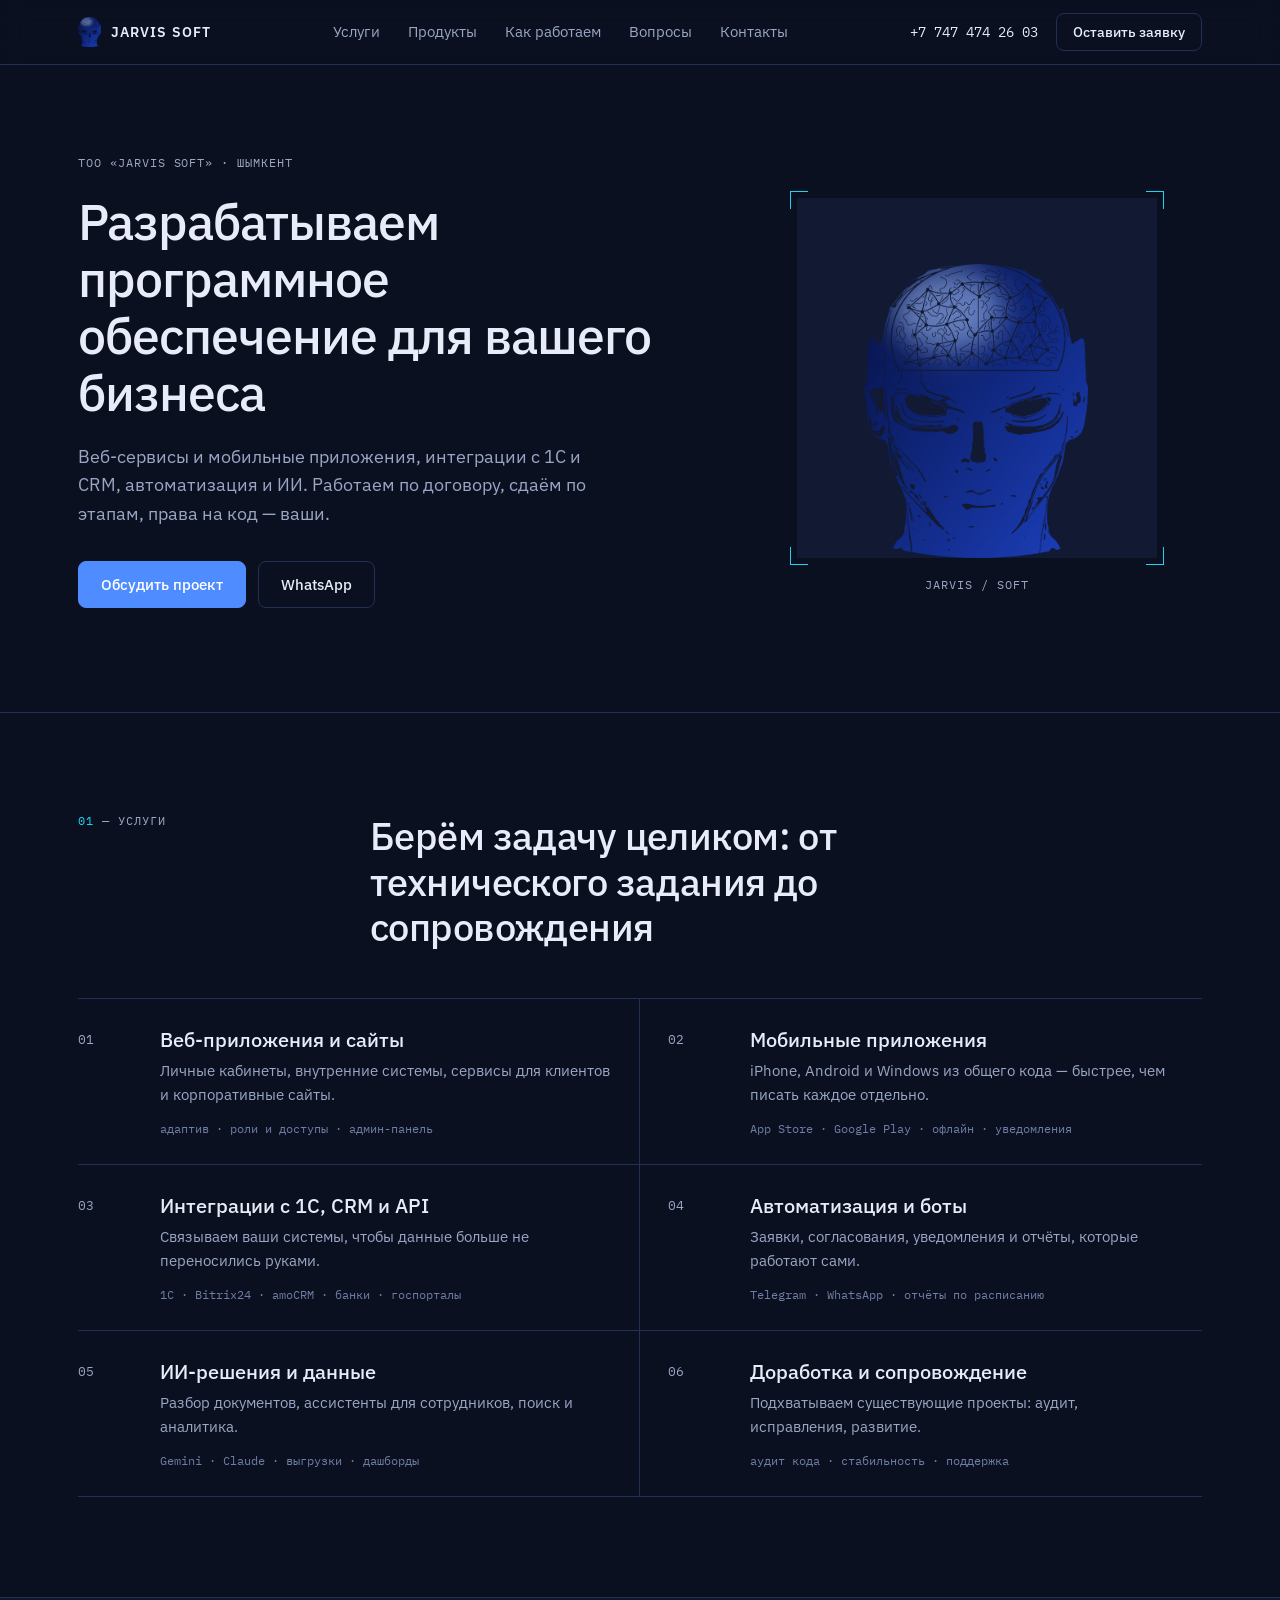
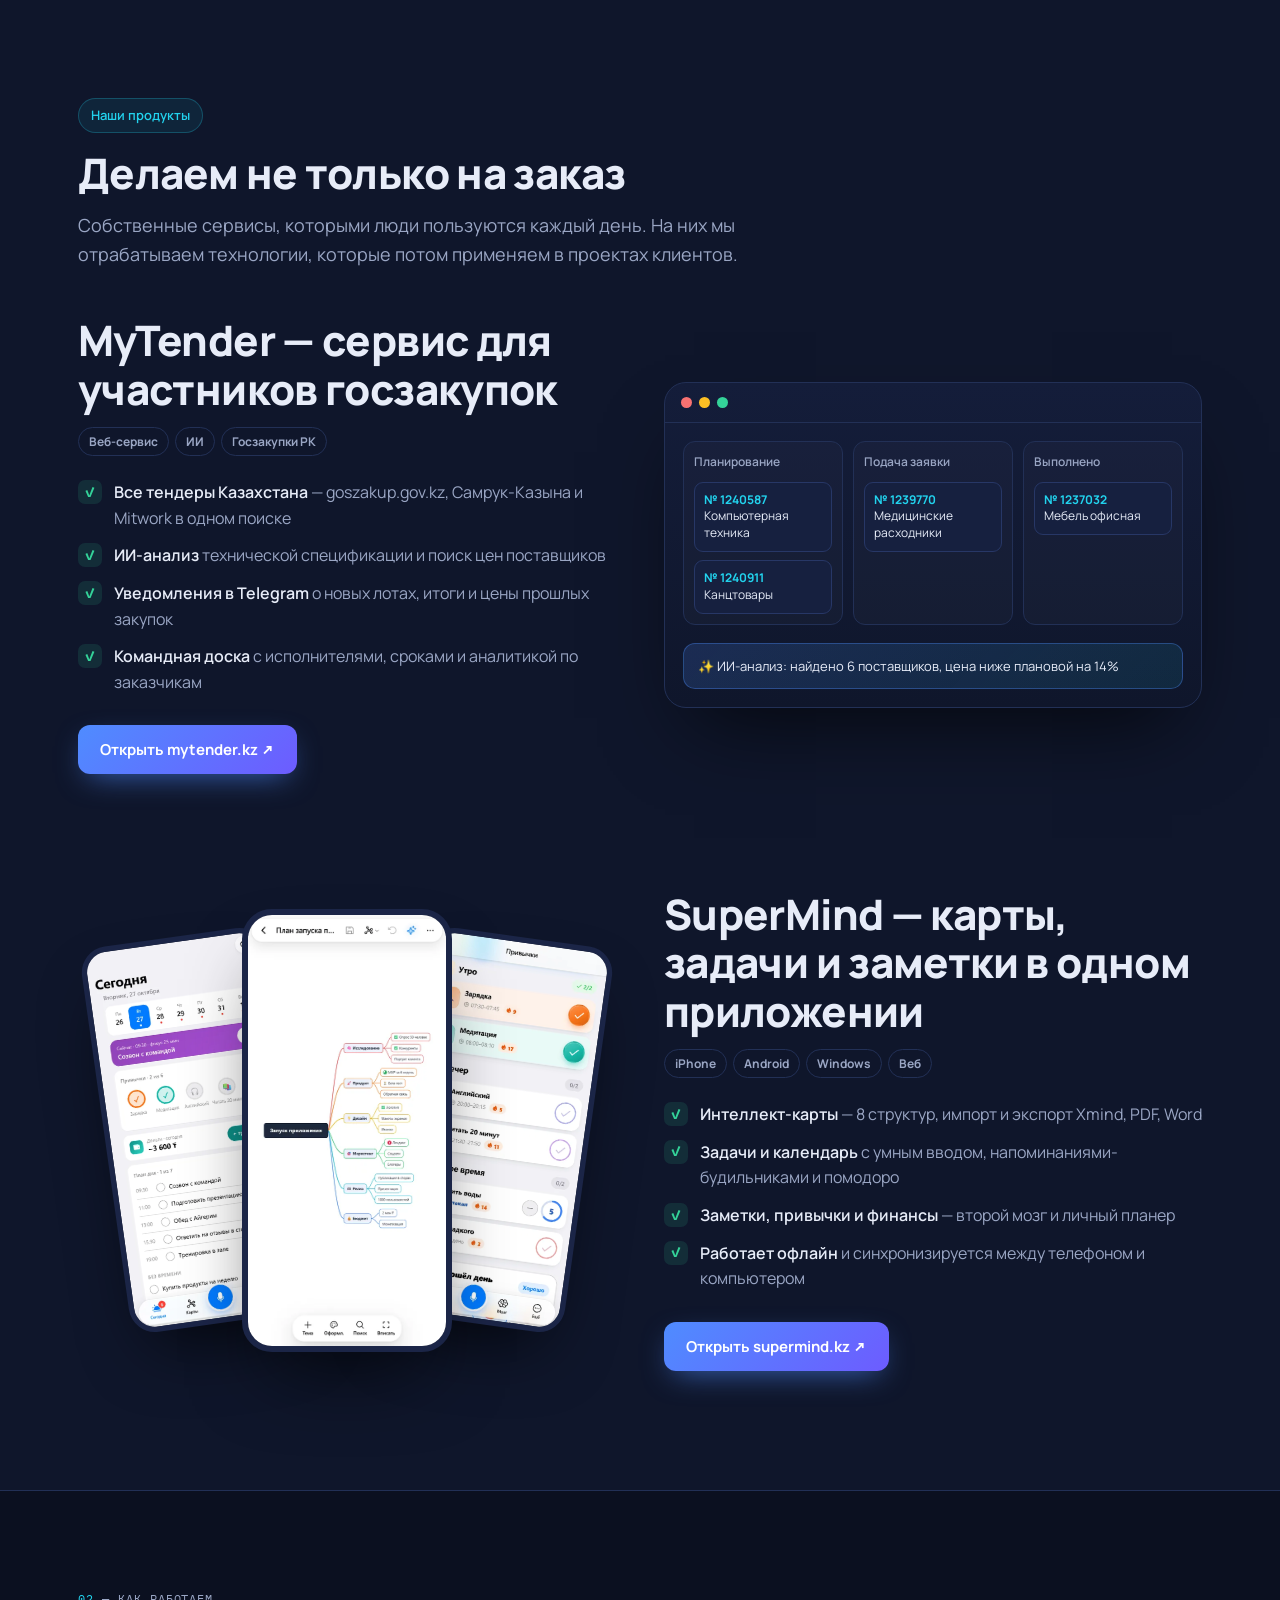
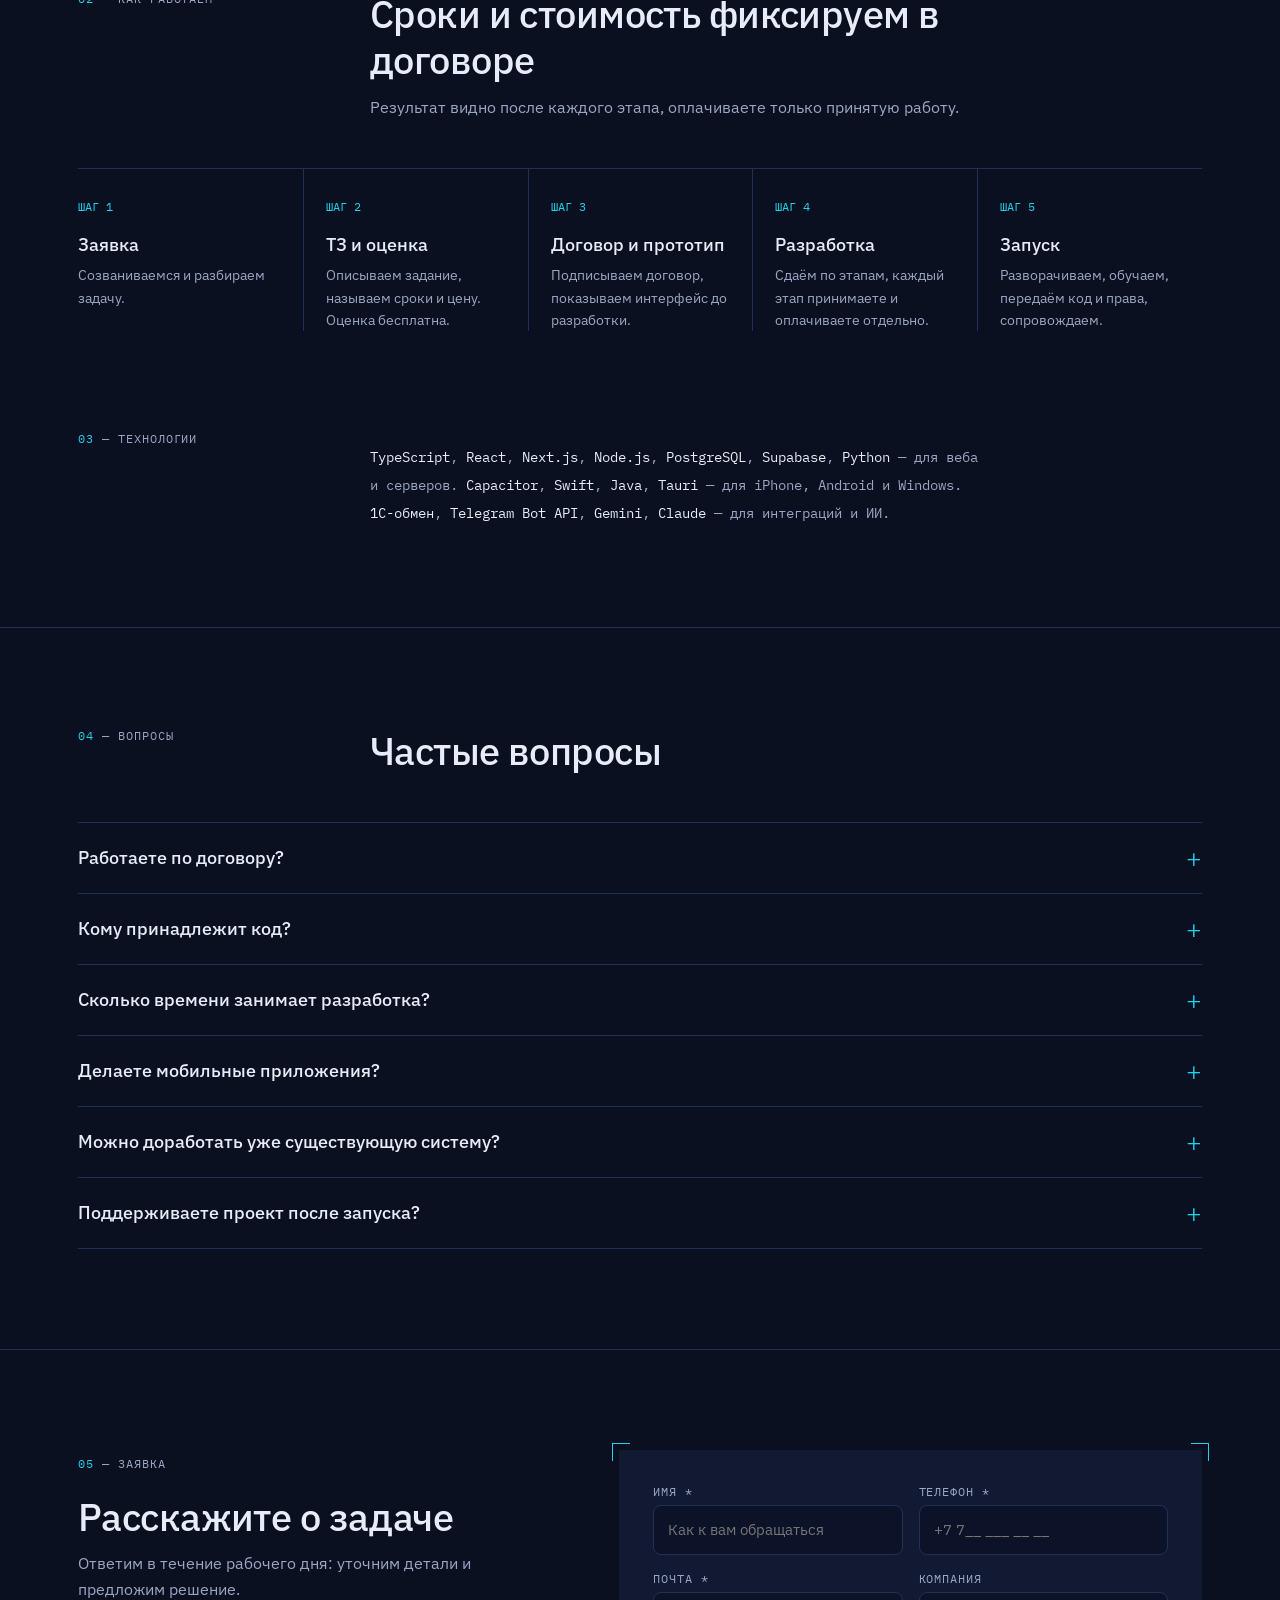
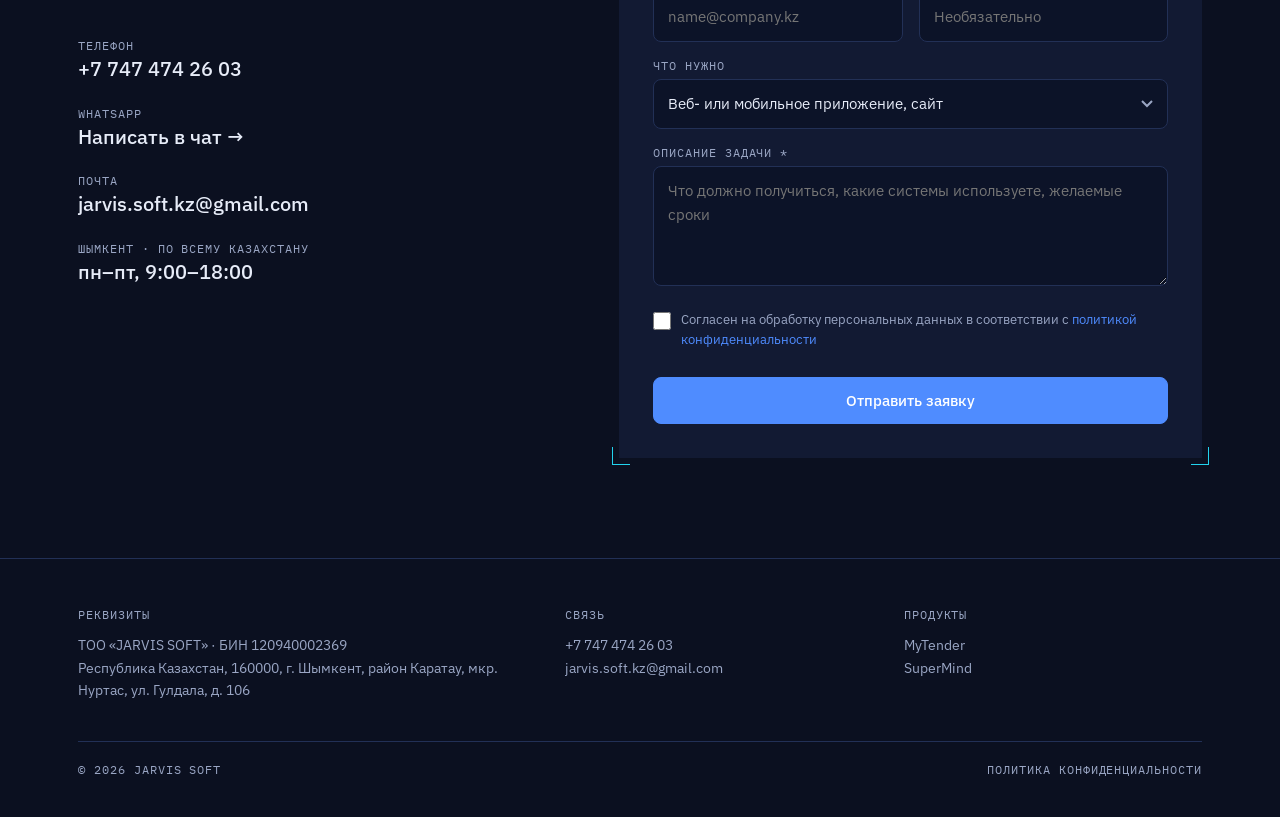
<file: index.html>
<!doctype html>
<html lang="ru">
<head>
<meta charset="utf-8">
<meta name="viewport" content="width=device-width, initial-scale=1">
<title>JARVIS SOFT — разработка программного обеспечения на заказ</title>
<meta name="description" content="ТОО «JARVIS SOFT», Шымкент: разработка веб-сервисов и мобильных приложений, интеграции с 1С и CRM, автоматизация процессов и ИИ-решения. Договор, поэтапная приёмка, передача прав на код.">
<meta property="og:title" content="JARVIS SOFT — разработка ПО на заказ">
<meta property="og:description" content="Веб-сервисы, мобильные приложения, интеграции, автоматизация и ИИ для бизнеса в Казахстане.">
<meta property="og:type" content="website">
<meta property="og:url" content="https://jarvissoft.kz/">
<meta property="og:image" content="https://jarvissoft.kz/og.png">
<meta property="og:image:width" content="1200">
<meta property="og:image:height" content="630">
<meta name="twitter:card" content="summary_large_image">
<link rel="canonical" href="https://jarvissoft.kz/">
<meta property="og:locale" content="ru_RU">
<meta name="theme-color" content="#0b1020">
<link rel="icon" href="favicon.png" type="image/png">
<link rel="apple-touch-icon" href="apple-touch-icon.png">
<link rel="preconnect" href="https://fonts.googleapis.com">
<link rel="preconnect" href="https://fonts.gstatic.com" crossorigin>
<link href="https://fonts.googleapis.com/css2?family=IBM+Plex+Sans:wght@300;400;500;600&family=IBM+Plex+Mono:wght@400;500&family=Manrope:wght@400;600;700;800&display=swap" rel="stylesheet">
<style>
:root{
  --bg:#0b1020; --bg2:#0f162b; --card:#121a33; --line:#223056; --text:#e7ecf8; --muted:#9aa6c4;
  --accent:#4f8cff; --accent2:#22d3ee; --ok:#34d399; --radius:18px;
  --sans:"IBM Plex Sans",system-ui,-apple-system,"Segoe UI",Roboto,sans-serif; --mono:"IBM Plex Mono",ui-monospace,Consolas,monospace;
}
*{box-sizing:border-box;margin:0;padding:0}
html{scroll-behavior:smooth;scroll-padding-top:72px}
body{background:var(--bg);color:var(--text);font:16px/1.6 var(--sans);-webkit-font-smoothing:antialiased;overflow-x:hidden}
a{color:inherit;text-decoration:none}
img,svg{display:block}
.wrap{max-width:1180px;margin:0 auto;padding:0 28px}
.label{font:400 12px var(--mono);letter-spacing:.08em;text-transform:uppercase;color:var(--muted)}
.label b{color:var(--accent2);font-weight:400}
.btn{display:inline-flex;align-items:center;gap:8px;padding:13px 22px;border-radius:8px;font:500 15px var(--sans);border:1px solid var(--line);cursor:pointer;transition:background .2s,border-color .2s;color:var(--text);background:none}
.btn:hover{border-color:var(--accent)}
.btn-primary{background:var(--accent);border-color:var(--accent);color:#fff}
.btn-primary:hover{background:#3d7af0}

/* уголки — фирменный мотив */
.corners{position:relative}
.corners>i{position:absolute;width:18px;height:18px;border:1.5px solid var(--accent2);pointer-events:none}
.corners>i:nth-of-type(1){top:-7px;left:-7px;border-right:0;border-bottom:0}
.corners>i:nth-of-type(2){top:-7px;right:-7px;border-left:0;border-bottom:0}
.corners>i:nth-of-type(3){bottom:-7px;left:-7px;border-right:0;border-top:0}
.corners>i:nth-of-type(4){bottom:-7px;right:-7px;border-left:0;border-top:0}

/* шапка */
header{position:sticky;top:0;z-index:50;background:rgba(11,16,32,.88);backdrop-filter:blur(12px);border-bottom:1px solid var(--line)}
.nav{display:flex;align-items:center;justify-content:space-between;height:64px;gap:24px}
.logo{display:flex;align-items:center;gap:10px;font-weight:600;letter-spacing:.08em;font-size:14px}
.logo img{height:30px;width:auto}
.menu{display:flex;gap:28px;font-size:15px;color:var(--muted)}
.menu a:hover{color:var(--text)}
.nav-right{display:flex;align-items:center;gap:18px}
.nav-phone{font:400 14px var(--mono);white-space:nowrap}
.nav .btn{padding:9px 16px;font-size:14px}
.burger{display:none;background:none;border:0;color:var(--text);cursor:pointer;padding:6px}

/* первый экран */
.hero{padding:84px 0 104px}
.hero-grid{display:grid;grid-template-columns:1.15fr .85fr;gap:64px;align-items:center}
.hero h1{font:500 clamp(32px,4vw,50px)/1.14 var(--sans);letter-spacing:-.02em;margin:18px 0 22px}
.hero p{color:var(--muted);font-size:18px;max-width:540px}
.hero .cta{display:flex;flex-wrap:wrap;gap:12px;margin-top:32px}
.frame{justify-self:center;width:min(360px,100%);aspect-ratio:1;background:var(--card);display:grid;place-items:end center}
.frame img{width:62%;height:auto}
.frame small{position:absolute;left:0;right:0;bottom:-34px;text-align:center}

/* разделы */
section{padding:100px 0}
.sec-top{display:grid;grid-template-columns:260px 1fr;gap:32px;margin-bottom:48px;align-items:start}
.sec-top h2{font:500 clamp(26px,3vw,38px)/1.2 var(--sans);letter-spacing:-.015em;max-width:680px}
.sec-top p{color:var(--muted);margin-top:12px;max-width:620px}
.line-top{border-top:1px solid var(--line)}

/* услуги */
.svc{display:grid;grid-template-columns:1fr 1fr;border-top:1px solid var(--line)}
.svc-item{display:grid;grid-template-columns:64px 1fr;gap:6px 18px;padding:28px 28px 28px 0;border-bottom:1px solid var(--line)}
.svc-item:nth-child(odd){border-right:1px solid var(--line)}
.svc-item:nth-child(even){padding-left:28px}
.svc-item .n{font:400 13px var(--mono);color:var(--muted);padding-top:4px;transition:color .2s}
.svc-item h3{font:500 20px/1.3 var(--sans);transition:color .2s}
.svc-item p{grid-column:2;color:var(--muted);font-size:15px}
.svc-item .t{grid-column:2;margin-top:8px;font:400 12px var(--mono);color:#6f7ea6}
.svc-item:hover h3,.svc-item:hover .n{color:var(--accent2)}

/* продукты — как было */
.products-band{border-top:1px solid var(--line);border-bottom:1px solid var(--line);background:var(--bg2);font-family:Manrope,var(--sans)}
.products-band .eyebrow{display:inline-flex;align-items:center;gap:8px;font-size:13px;font-weight:600;color:var(--accent2);background:rgba(34,211,238,.08);border:1px solid rgba(34,211,238,.25);padding:6px 12px;border-radius:999px}
.products-band h2{font-family:Manrope,var(--sans);font-weight:800;font-size:clamp(28px,3.6vw,42px);line-height:1.15;letter-spacing:-.015em}
.products-band .lead{color:var(--muted);font-size:18px}
.products-band .sec-head{max-width:720px;margin-bottom:48px}
.products-band .sec-head p{margin-top:14px}
.products-band .btn-grad{display:inline-flex;align-items:center;gap:8px;padding:14px 22px;border-radius:12px;font:700 15px Manrope,var(--sans);color:#fff;background:linear-gradient(135deg,var(--accent),#6d5cff);box-shadow:0 10px 30px -10px rgba(79,140,255,.7);transition:transform .15s}
.products-band .btn-grad:hover{transform:translateY(-1px)}
.products{display:grid;gap:96px}
.product{display:grid;grid-template-columns:1fr 1fr;gap:48px;align-items:center}
.product.rev>:first-child{order:2}
.checks{list-style:none;display:grid;gap:12px;margin:24px 0 30px}
.checks li{display:flex;gap:12px;color:var(--muted)}
.checks li:before{content:"✓";flex:none;width:24px;height:24px;border-radius:7px;display:grid;place-items:center;font-size:13px;font-weight:800;color:var(--ok);background:rgba(52,211,153,.12)}
.checks b{color:var(--text);font-weight:600}
.tag{display:inline-block;font-size:12px;font-weight:700;color:var(--muted);border:1px solid var(--line);border-radius:999px;padding:4px 10px;margin:14px 6px 0 0}
.mock{background:linear-gradient(180deg,#141d3a,#0f162b);border:1px solid var(--line);border-radius:22px;box-shadow:0 40px 80px -30px rgba(0,0,0,.7);overflow:hidden}
.mock-bar{display:flex;gap:7px;padding:14px 16px;border-bottom:1px solid var(--line)}
.mock-bar i{width:11px;height:11px;border-radius:50%;background:#2a3863}
.mock-bar i:first-child{background:#f87171}.mock-bar i:nth-child(2){background:#fbbf24}.mock-bar i:nth-child(3){background:#34d399}
.board{display:grid;grid-template-columns:repeat(3,1fr);gap:10px;padding:18px}
.col{background:rgba(255,255,255,.02);border:1px solid var(--line);border-radius:12px;padding:10px;display:grid;gap:8px;align-content:start}
.col h4{font-size:12px;color:var(--muted);font-weight:600;margin-bottom:2px}
.lot{background:#16203f;border:1px solid #273766;border-radius:9px;padding:9px;font-size:12px;line-height:1.4}
.lot b{display:block;font-size:12px;color:var(--accent2)}
.ai{margin:0 18px 18px;padding:12px 14px;border-radius:12px;background:linear-gradient(135deg,rgba(79,140,255,.18),rgba(34,211,238,.1));border:1px solid rgba(79,140,255,.35);font-size:13px}
.phones{position:relative;height:520px;display:flex;justify-content:center;align-items:center}
.phones img{position:absolute;width:210px;height:auto;border-radius:30px;border:6px solid #1b2547;box-shadow:0 40px 80px -30px rgba(0,0,0,.8);background:#fff}
.phones img:nth-child(1){transform:translateX(-150px) rotate(-8deg) scale(.88)}
.phones img:nth-child(2){z-index:2}
.phones img:nth-child(3){transform:translateX(150px) rotate(8deg) scale(.88)}

/* как работаем */
.steps{display:grid;grid-template-columns:repeat(5,1fr);border-top:1px solid var(--line)}
.step{padding:24px 22px 0 0}
.step+.step{padding-left:22px;border-left:1px solid var(--line)}
.step .n{font:400 12px var(--mono);color:var(--accent2)}
.step h3{font:500 18px/1.3 var(--sans);margin:14px 0 8px}
.step p{color:var(--muted);font-size:14px}

/* технологии */
.stack{font:400 14px/2 var(--mono);color:var(--muted);max-width:820px}
.stack span{color:var(--text)}

/* вопросы */
.faq{border-top:1px solid var(--line)}
details{border-bottom:1px solid var(--line)}
summary{list-style:none;cursor:pointer;display:grid;grid-template-columns:1fr 24px;gap:20px;padding:22px 0;font:500 18px/1.4 var(--sans)}
summary::-webkit-details-marker{display:none}
summary:after{content:"+";font:300 26px/1 var(--sans);color:var(--accent2);text-align:right}
details[open] summary:after{content:"−"}
details p{padding:0 44px 24px 0;max-width:800px;color:var(--muted)}

/* заявка */
.order{display:grid;grid-template-columns:.9fr 1.1fr;gap:64px;align-items:start}
.order h2{font:500 clamp(26px,3vw,38px)/1.2 var(--sans);letter-spacing:-.015em;margin-top:18px}
.order .intro{color:var(--muted);margin-top:12px}
.reach{display:grid;gap:22px;margin-top:36px}
.reach small{display:block;margin-bottom:2px}
.reach b{font:500 20px var(--sans)}
.reach a:hover b{color:var(--accent2)}
.form{background:var(--card);padding:34px}
.row{display:grid;grid-template-columns:1fr 1fr;gap:16px}
label{display:block;margin-bottom:16px}
label>span{display:block;margin-bottom:6px}
input,select,textarea{width:100%;background:#0c1328;border:1px solid var(--line);color:var(--text);border-radius:8px;padding:12px 14px;font:inherit;font-size:15px;transition:border-color .2s}
input:focus,select:focus,textarea:focus{outline:none;border-color:var(--accent)}
textarea{min-height:120px;resize:vertical}
select{appearance:none;background-image:url("data:image/svg+xml,%3Csvg xmlns='http://www.w3.org/2000/svg' width='12' height='8' fill='none'%3E%3Cpath d='M1 1l5 5 5-5' stroke='%239aa6c4' stroke-width='2'/%3E%3C/svg%3E");background-repeat:no-repeat;background-position:right 14px center;padding-right:38px}
.consent{display:flex;gap:10px;align-items:flex-start;font-size:13px;color:var(--muted);margin:4px 0 20px}
.consent input{width:18px;height:18px;flex:none;margin-top:2px;accent-color:var(--accent)}
.consent a{color:var(--accent)}
.hp{position:absolute;left:-9999px;width:1px;height:1px;overflow:hidden}
#submit{width:100%;justify-content:center}
.msg{display:none;margin-top:16px;padding:14px 16px;border-radius:8px;font-size:14px}
.msg.ok{display:block;background:rgba(52,211,153,.1);border:1px solid rgba(52,211,153,.4);color:#a7f3d0}
.msg.err{display:block;background:rgba(248,113,113,.1);border:1px solid rgba(248,113,113,.4);color:#fecaca}
.msg a{text-decoration:underline;font-weight:600}

/* подвал */
footer{border-top:1px solid var(--line);padding:48px 0 40px;font-size:14px;color:var(--muted)}
.foot{display:grid;grid-template-columns:1.5fr 1fr 1fr;gap:40px}
.foot .label{display:block;margin-bottom:12px}
.foot a:hover{color:var(--text)}
.foot-bottom{display:flex;justify-content:space-between;gap:20px;margin-top:40px;padding-top:20px;border-top:1px solid var(--line)}

.reveal{opacity:0;transform:translateY(14px);transition:opacity .6s,transform .6s}
.reveal.in{opacity:1;transform:none}
@media (prefers-reduced-motion:reduce){.reveal{opacity:1;transform:none;transition:none}html{scroll-behavior:auto}}

@media (max-width:1080px){
  .menu{display:none}
  .burger{display:block}
  .menu.open{display:flex;position:absolute;top:64px;left:0;right:0;flex-direction:column;gap:0;background:var(--bg2);border-bottom:1px solid var(--line);padding:4px 28px 14px}
  .menu.open a{padding:12px 0;border-bottom:1px solid var(--line);color:var(--text)}
  .nav-phone{display:none}
}
@media (max-width:960px){
  .hero-grid,.product,.order{grid-template-columns:1fr}
  .product.rev>:first-child{order:0}
  .frame{width:min(300px,80%);margin-top:20px}
  .sec-top{grid-template-columns:1fr;gap:10px}
  .svc{grid-template-columns:1fr}
  .svc-item{padding:24px 0!important;border-right:0!important}
  .steps{grid-template-columns:1fr 1fr}
  .step,.step+.step{padding:20px 16px 20px 0;border-left:0;border-bottom:1px solid var(--line)}
  .foot{grid-template-columns:1fr 1fr}
  .foot>div:first-child{grid-column:1/-1}
}
@media (max-width:640px){
  .wrap{padding:0 18px}
  section{padding:72px 0}
  .hero{padding:48px 0 84px}
  .nav .btn{display:none}
  .svc-item{grid-template-columns:44px 1fr}
  .steps{grid-template-columns:1fr}
  .row{grid-template-columns:1fr;gap:0}
  .form{padding:22px}
  .board{grid-template-columns:1fr 1fr}.board .col:last-child{display:none}
  .phones{height:420px}
  .phones img{width:170px;border-radius:24px;border-width:5px}
  .phones img:nth-child(1){transform:translateX(-95px) rotate(-8deg) scale(.82)}
  .phones img:nth-child(3){transform:translateX(95px) rotate(8deg) scale(.82)}
  .products{gap:72px}
  details p{padding-right:0}
  .foot{grid-template-columns:1fr}
  .foot-bottom{flex-direction:column}
}
</style>
</head>
<body>

<header>
  <div class="wrap nav">
    <a href="#" class="logo" aria-label="JARVIS SOFT — на главную"><img src="logo-head.png" width="30" height="40" alt="">JARVIS SOFT</a>
    <nav class="menu" id="menu">
      <a href="#services">Услуги</a>
      <a href="#products">Продукты</a>
      <a href="#process">Как работаем</a>
      <a href="#faq">Вопросы</a>
      <a href="#order">Контакты</a>
    </nav>
    <div class="nav-right">
      <a class="nav-phone" href="tel:+77474742603">+7 747 474 26 03</a>
      <a class="btn" href="#order">Оставить заявку</a>
      <button class="burger" id="burger" aria-label="Меню" aria-expanded="false">
        <svg width="24" height="24" viewBox="0 0 24 24" fill="none" stroke="currentColor" stroke-width="1.8" stroke-linecap="round"><path d="M4 7h16M4 12h16M4 17h16"/></svg>
      </button>
    </div>
  </div>
</header>

<main>
<section class="hero">
  <div class="wrap hero-grid">
    <div>
      <span class="label">ТОО «JARVIS SOFT» · Шымкент</span>
      <h1>Разрабатываем программное обеспечение для вашего бизнеса</h1>
      <p>Веб-сервисы и мобильные приложения, интеграции с 1С и CRM, автоматизация и ИИ. Работаем по договору, сдаём по этапам, права на код — ваши.</p>
      <div class="cta">
        <a class="btn btn-primary" href="#order">Обсудить проект</a>
        <a class="btn" href="https://wa.me/77474742603?text=%D0%97%D0%B4%D1%80%D0%B0%D0%B2%D1%81%D1%82%D0%B2%D1%83%D0%B9%D1%82%D0%B5!%20%D0%A5%D0%BE%D1%87%D1%83%20%D0%BE%D0%B1%D1%81%D1%83%D0%B4%D0%B8%D1%82%D1%8C%20%D1%80%D0%B0%D0%B7%D1%80%D0%B0%D0%B1%D0%BE%D1%82%D0%BA%D1%83." target="_blank" rel="noopener">WhatsApp</a>
      </div>
    </div>
    <div class="frame corners reveal" aria-hidden="true">
      <i></i><i></i><i></i><i></i>
      <img src="logo-head-lg.png" width="400" height="529" alt="">
      <small class="label">JARVIS / SOFT</small>
    </div>
  </div>
</section>

<section id="services" class="line-top">
  <div class="wrap">
    <div class="sec-top reveal">
      <span class="label"><b>01</b> — Услуги</span>
      <h2>Берём задачу целиком: от технического задания до сопровождения</h2>
    </div>
    <div class="svc reveal">
      <div class="svc-item"><span class="n">01</span><h3>Веб-приложения и сайты</h3><p>Личные кабинеты, внутренние системы, сервисы для клиентов и корпоративные сайты.</p><span class="t">адаптив · роли и доступы · админ-панель</span></div>
      <div class="svc-item"><span class="n">02</span><h3>Мобильные приложения</h3><p>iPhone, Android и Windows из общего кода — быстрее, чем писать каждое отдельно.</p><span class="t">App Store · Google Play · офлайн · уведомления</span></div>
      <div class="svc-item"><span class="n">03</span><h3>Интеграции с 1С, CRM и API</h3><p>Связываем ваши системы, чтобы данные больше не переносились руками.</p><span class="t">1С · Bitrix24 · amoCRM · банки · госпорталы</span></div>
      <div class="svc-item"><span class="n">04</span><h3>Автоматизация и боты</h3><p>Заявки, согласования, уведомления и отчёты, которые работают сами.</p><span class="t">Telegram · WhatsApp · отчёты по расписанию</span></div>
      <div class="svc-item"><span class="n">05</span><h3>ИИ-решения и данные</h3><p>Разбор документов, ассистенты для сотрудников, поиск и аналитика.</p><span class="t">Gemini · Claude · выгрузки · дашборды</span></div>
      <div class="svc-item"><span class="n">06</span><h3>Доработка и сопровождение</h3><p>Подхватываем существующие проекты: аудит, исправления, развитие.</p><span class="t">аудит кода · стабильность · поддержка</span></div>
    </div>
  </div>
</section>

<section id="products" class="products-band">
  <div class="wrap">
    <div class="sec-head reveal">
      <span class="eyebrow">Наши продукты</span>
      <h2 style="margin-top:16px">Делаем не только на заказ</h2>
      <p class="lead">Собственные сервисы, которыми люди пользуются каждый день. На них мы отрабатываем технологии, которые потом применяем в проектах клиентов.</p>
    </div>
    <div class="products">
      <div class="product">
        <div class="reveal">
          <h2>MyTender — сервис для участников госзакупок</h2>
          <div><span class="tag">Веб-сервис</span><span class="tag">ИИ</span><span class="tag">Госзакупки РК</span></div>
          <ul class="checks">
            <li><span><b>Все тендеры Казахстана</b> — goszakup.gov.kz, Самрук-Казына и Mitwork в одном поиске</span></li>
            <li><span><b>ИИ-анализ</b> технической спецификации и поиск цен поставщиков</span></li>
            <li><span><b>Уведомления в Telegram</b> о новых лотах, итоги и цены прошлых закупок</span></li>
            <li><span><b>Командная доска</b> с исполнителями, сроками и аналитикой по заказчикам</span></li>
          </ul>
          <a class="btn-grad" href="https://mytender.kz/?utm_source=jarvissoft&amp;utm_medium=site" target="_blank" rel="noopener">Открыть mytender.kz ↗</a>
        </div>
        <div class="mock reveal" aria-hidden="true">
          <div class="mock-bar"><i></i><i></i><i></i></div>
          <div class="board">
            <div class="col"><h4>Планирование</h4><div class="lot"><b>№ 1240587</b>Компьютерная техника</div><div class="lot"><b>№ 1240911</b>Канцтовары</div></div>
            <div class="col"><h4>Подача заявки</h4><div class="lot"><b>№ 1239770</b>Медицинские расходники</div></div>
            <div class="col"><h4>Выполнено</h4><div class="lot"><b>№ 1237032</b>Мебель офисная</div></div>
          </div>
          <div class="ai">✨ ИИ-анализ: найдено 6 поставщиков, цена ниже плановой на 14%</div>
        </div>
      </div>

      <div class="product rev">
        <div class="reveal">
          <h2>SuperMind — карты, задачи и заметки в одном приложении</h2>
          <div><span class="tag">iPhone</span><span class="tag">Android</span><span class="tag">Windows</span><span class="tag">Веб</span></div>
          <ul class="checks">
            <li><span><b>Интеллект-карты</b> — 8 структур, импорт и экспорт Xmind, PDF, Word</span></li>
            <li><span><b>Задачи и календарь</b> с умным вводом, напоминаниями-будильниками и помодоро</span></li>
            <li><span><b>Заметки, привычки и финансы</b> — второй мозг и личный планер</span></li>
            <li><span><b>Работает офлайн</b> и синхронизируется между телефоном и компьютером</span></li>
          </ul>
          <a class="btn-grad" href="https://supermind.kz/?utm_source=jarvissoft&amp;utm_medium=site" target="_blank" rel="noopener">Открыть supermind.kz ↗</a>
        </div>
        <div class="phones reveal" aria-hidden="true">
          <img src="img/iphone-2.webp" alt="" width="240" height="521" loading="lazy">
          <img src="img/iphone-1.webp" alt="" width="240" height="521" loading="lazy">
          <img src="img/iphone-4.webp" alt="" width="240" height="521" loading="lazy">
        </div>
      </div>
    </div>
  </div>
</section>

<section id="process">
  <div class="wrap">
    <div class="sec-top reveal">
      <span class="label"><b>02</b> — Как работаем</span>
      <div>
        <h2>Сроки и стоимость фиксируем в договоре</h2>
        <p>Результат видно после каждого этапа, оплачиваете только принятую работу.</p>
      </div>
    </div>
    <div class="steps reveal">
      <div class="step"><span class="n">ШАГ 1</span><h3>Заявка</h3><p>Созваниваемся и разбираем задачу.</p></div>
      <div class="step"><span class="n">ШАГ 2</span><h3>ТЗ и оценка</h3><p>Описываем задание, называем сроки и цену. Оценка бесплатна.</p></div>
      <div class="step"><span class="n">ШАГ 3</span><h3>Договор и прототип</h3><p>Подписываем договор, показываем интерфейс до разработки.</p></div>
      <div class="step"><span class="n">ШАГ 4</span><h3>Разработка</h3><p>Сдаём по этапам, каждый этап принимаете и оплачиваете отдельно.</p></div>
      <div class="step"><span class="n">ШАГ 5</span><h3>Запуск</h3><p>Разворачиваем, обучаем, передаём код и права, сопровождаем.</p></div>
    </div>
  </div>
</section>

<section id="tech" style="padding-top:0">
  <div class="wrap">
    <div class="sec-top reveal" style="margin-bottom:0">
      <span class="label"><b>03</b> — Технологии</span>
      <p class="stack"><span>TypeScript</span>, <span>React</span>, <span>Next.js</span>, <span>Node.js</span>, <span>PostgreSQL</span>, <span>Supabase</span>, <span>Python</span> — для веба и серверов. <span>Capacitor</span>, <span>Swift</span>, <span>Java</span>, <span>Tauri</span> — для iPhone, Android и Windows. <span>1С-обмен</span>, <span>Telegram Bot API</span>, <span>Gemini</span>, <span>Claude</span> — для интеграций и ИИ.</p>
    </div>
  </div>
</section>

<section id="faq" class="line-top">
  <div class="wrap">
    <div class="sec-top reveal">
      <span class="label"><b>04</b> — Вопросы</span>
      <h2>Частые вопросы</h2>
    </div>
    <div class="faq reveal">
      <details><summary>Работаете по договору?</summary><p>Да. Заключаем договор с техническим заданием, сроками и стоимостью этапов. По каждому этапу — акт выполненных работ, оплата безналичным расчётом.</p></details>
      <details><summary>Кому принадлежит код?</summary><p>Исключительные права на разработанное программное обеспечение передаются заказчику по договору, вместе с исходным кодом и доступами.</p></details>
      <details><summary>Сколько времени занимает разработка?</summary><p>Зависит от задачи: небольшая интеграция или бот — от 2–3 недель, веб-сервис с личным кабинетом — от 1,5–3 месяцев. Точный срок называем после оценки.</p></details>
      <details><summary>Делаете мобильные приложения?</summary><p>Да: для iPhone, Android и Windows, обычно с общим кодом и веб-версией. Помогаем с публикацией в App Store и Google Play. Пример — наше приложение SuperMind.</p></details>
      <details><summary>Можно доработать уже существующую систему?</summary><p>Да. Сначала проводим аудит: смотрим код и архитектуру, затем предлагаем план доработок и оценку.</p></details>
      <details><summary>Поддерживаете проект после запуска?</summary><p>Да, сопровождение оформляется отдельным договором: исправление ошибок, обновления, развитие функционала.</p></details>
    </div>
  </div>
</section>

<section id="order" class="line-top">
  <div class="wrap order">
    <div class="reveal">
      <span class="label"><b>05</b> — Заявка</span>
      <h2>Расскажите о задаче</h2>
      <p class="intro">Ответим в течение рабочего дня: уточним детали и предложим решение.</p>
      <div class="reach" id="contacts">
        <a href="tel:+77474742603"><small class="label">Телефон</small><b>+7 747 474 26 03</b></a>
        <a href="https://wa.me/77474742603" target="_blank" rel="noopener"><small class="label">WhatsApp</small><b>Написать в чат →</b></a>
        <a href="mailto:jarvis.soft.kz@gmail.com"><small class="label">Почта</small><b>jarvis.soft.kz@gmail.com</b></a>
        <div><small class="label">Шымкент · по всему Казахстану</small><b>пн–пт, 9:00–18:00</b></div>
      </div>
    </div>
    <div class="form corners reveal">
      <i></i><i></i><i></i><i></i>
      <form id="form" novalidate>
        <div class="row">
          <label><span class="label">Имя *</span><input name="name" required maxlength="100" autocomplete="name" placeholder="Как к вам обращаться"></label>
          <label><span class="label">Телефон *</span><input name="phone" type="tel" required maxlength="40" autocomplete="tel" placeholder="+7 7__ ___ __ __"></label>
        </div>
        <div class="row">
          <label><span class="label">Почта *</span><input name="email" type="email" required maxlength="200" autocomplete="email" placeholder="name@company.kz"></label>
          <label><span class="label">Компания</span><input name="company" maxlength="200" autocomplete="organization" placeholder="Необязательно"></label>
        </div>
        <label><span class="label">Что нужно</span>
          <select name="service" id="service">
            <option value="web">Веб- или мобильное приложение, сайт</option>
            <option value="integration">Интеграция с 1С / CRM</option>
            <option value="automation">Автоматизация бизнес-процессов</option>
            <option value="ai">ИИ-решение</option>
            <option value="data">Обработка данных и аналитика</option>
            <option value="other">Другое</option>
          </select>
        </label>
        <label><span class="label">Описание задачи *</span><textarea name="message" required maxlength="3500" placeholder="Что должно получиться, какие системы используете, желаемые сроки"></textarea></label>
        <div class="hp" aria-hidden="true"><label>Сайт<input name="website" tabindex="-1" autocomplete="off"></label></div>
        <label class="consent"><input type="checkbox" name="consent" required><span>Согласен на обработку персональных данных в соответствии с <a href="privacy.html" target="_blank">политикой конфиденциальности</a></span></label>
        <button class="btn btn-primary" type="submit" id="submit">Отправить заявку</button>
        <div class="msg" id="msg" role="status" aria-live="polite"></div>
      </form>
    </div>
  </div>
</section>
</main>

<footer>
  <div class="wrap">
    <div class="foot">
      <div>
        <span class="label">Реквизиты</span>
        ТОО «JARVIS SOFT» · БИН 120940002369<br>
        Республика Казахстан, 160000, г. Шымкент, район Каратау, мкр. Нуртас, ул. Гулдала, д. 106
      </div>
      <div>
        <span class="label">Связь</span>
        <a href="tel:+77474742603">+7 747 474 26 03</a><br>
        <a href="mailto:jarvis.soft.kz@gmail.com">jarvis.soft.kz@gmail.com</a>
      </div>
      <div>
        <span class="label">Продукты</span>
        <a href="https://mytender.kz" target="_blank" rel="noopener">MyTender</a><br>
        <a href="https://supermind.kz" target="_blank" rel="noopener">SuperMind</a>
      </div>
    </div>
    <div class="foot-bottom label"><span>© <span id="year">2026</span> JARVIS SOFT</span><a href="privacy.html">Политика конфиденциальности</a></div>
  </div>
</footer>

<script>
(function () {
  var API = "https://mytender.kz/api/orders";
  var PHONE = "77474742603";
  document.getElementById("year").textContent = new Date().getFullYear();

  // меню на телефоне
  var burger = document.getElementById("burger"), menu = document.getElementById("menu");
  burger.addEventListener("click", function () {
    var open = menu.classList.toggle("open");
    burger.setAttribute("aria-expanded", open);
  });
  menu.addEventListener("click", function (e) { if (e.target.tagName === "A") menu.classList.remove("open"); });

  // плавное появление блоков
  if ("IntersectionObserver" in window) {
    var io = new IntersectionObserver(function (es) {
      es.forEach(function (e) { if (e.isIntersecting) { e.target.classList.add("in"); io.unobserve(e.target); } });
    }, { threshold: 0.12 });
    document.querySelectorAll(".reveal").forEach(function (el) { io.observe(el); });
  } else document.querySelectorAll(".reveal").forEach(function (el) { el.classList.add("in"); });

  // заявка
  var form = document.getElementById("form"), msg = document.getElementById("msg"), btn = document.getElementById("submit");
  var ERR = {
    name: "Укажите имя.",
    phone: "Укажите телефон полностью, например +7 747 000 00 00.",
    email: "Укажите почту, на неё придёт ответ.",
    message: "Опишите задачу хотя бы в двух словах.",
    "too many": "Слишком много заявок с вашего адреса. Позвоните или напишите в WhatsApp."
  };
  function show(kind, html) { msg.className = "msg " + kind; msg.innerHTML = html; }
  function waLink(d) {
    var t = "Здравствуйте! Заявка с сайта JARVIS SOFT.\nИмя: " + d.name + "\nТелефон: " + d.phone +
      (d.company ? "\nКомпания: " + d.company : "") + "\n\n" + d.message;
    return "https://wa.me/" + PHONE + "?text=" + encodeURIComponent(t);
  }
  form.addEventListener("submit", function (e) {
    e.preventDefault();
    var f = form.elements;
    var d = {
      name: f.name.value.trim(), phone: f.phone.value.trim(), email: f.email.value.trim(),
      company: f.company.value.trim(), service: f.service.value,
      message: f.message.value.trim(), website: f.website.value, page: location.href
    };
    if (!d.name) return show("err", ERR.name);
    if (d.phone.replace(/\D/g, "").length < 10) return show("err", ERR.phone);
    if (!/^[^\s@]+@[^\s@]+\.[^\s@]+$/.test(d.email)) return show("err", ERR.email);
    if (!d.message) return show("err", ERR.message);
    if (!f.consent.checked) return show("err", "Нужно согласие на обработку персональных данных.");

    btn.disabled = true; btn.textContent = "Отправляем…"; msg.className = "msg";
    fetch(API, { method: "POST", headers: { "Content-Type": "application/json" }, body: JSON.stringify(d) })
      .then(function (r) { return r.json().catch(function () { return {}; }).then(function (j) { return { ok: r.ok && j.ok, j: j }; }); })
      .then(function (res) {
        if (res.ok) {
          form.reset();
          show("ok", "Спасибо! Заявка принята — свяжемся с вами в течение рабочего дня. Срочно? Звоните: <a href=\"tel:+77474742603\">+7 747 474 26 03</a>.");
        } else {
          show("err", (ERR[res.j && res.j.error] || "Не удалось отправить заявку.") +
            " Можно отправить её <a target=\"_blank\" rel=\"noopener\" href=\"" + waLink(d) + "\">в WhatsApp</a>.");
        }
      })
      .catch(function () {
        show("err", "Нет связи с сервером. Отправьте заявку <a target=\"_blank\" rel=\"noopener\" href=\"" + waLink(d) + "\">в WhatsApp</a> или позвоните: <a href=\"tel:+77474742603\">+7 747 474 26 03</a>.");
      })
      .then(function () { btn.disabled = false; btn.textContent = "Отправить заявку"; });
  });
})();
</script>
</body>
</html>
</file>
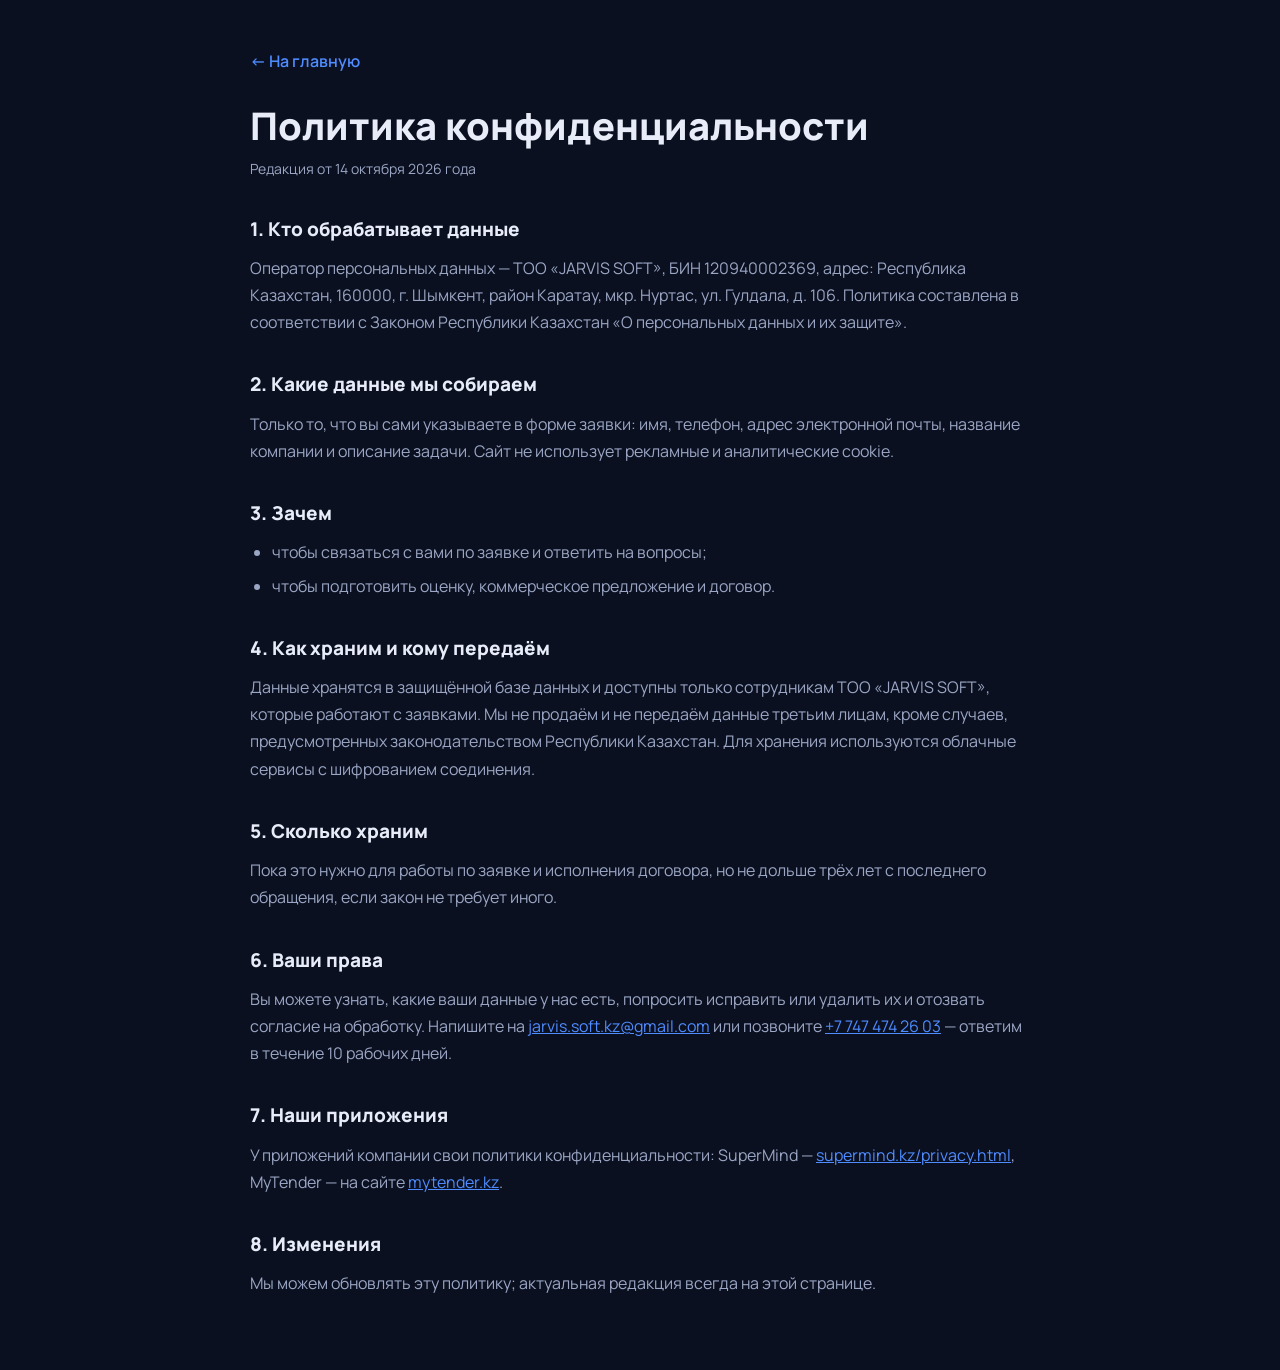
<file: privacy.html>
<!doctype html>
<html lang="ru">
<head>
<meta charset="utf-8">
<meta name="viewport" content="width=device-width, initial-scale=1">
<title>Политика конфиденциальности — JARVIS SOFT</title>
<link rel="icon" href="favicon.png" type="image/png">
<link href="https://fonts.googleapis.com/css2?family=Manrope:wght@400;600;800&display=swap" rel="stylesheet">
<style>
:root{--bg:#0b1020;--card:#121a33;--line:#223056;--text:#e7ecf8;--muted:#9aa6c4;--accent:#4f8cff}
*{box-sizing:border-box;margin:0;padding:0}
body{background:var(--bg);color:var(--text);font:16px/1.7 Manrope,system-ui,sans-serif}
.wrap{max-width:820px;margin:0 auto;padding:48px 20px 72px}
a{color:var(--accent)}
.back{display:inline-block;margin-bottom:28px;font-weight:600;text-decoration:none}
h1{font-size:clamp(28px,4vw,38px);line-height:1.2;font-weight:800;margin-bottom:8px}
h2{font-size:19px;font-weight:800;margin:32px 0 10px}
p,li{color:var(--muted)}
ul{padding-left:22px;display:grid;gap:6px}
.date{color:var(--muted);font-size:14px}
</style>
</head>
<body>
<div class="wrap">
  <a class="back" href="./">← На главную</a>
  <h1>Политика конфиденциальности</h1>
  <p class="date">Редакция от 14 октября 2026 года</p>

  <h2>1. Кто обрабатывает данные</h2>
  <p>Оператор персональных данных — ТОО «JARVIS SOFT», БИН 120940002369, адрес: Республика Казахстан, 160000, г. Шымкент, район Каратау, мкр. Нуртас, ул. Гулдала, д. 106. Политика составлена в соответствии с Законом Республики Казахстан «О персональных данных и их защите».</p>

  <h2>2. Какие данные мы собираем</h2>
  <p>Только то, что вы сами указываете в форме заявки: имя, телефон, адрес электронной почты, название компании и описание задачи. Сайт не использует рекламные и аналитические cookie.</p>

  <h2>3. Зачем</h2>
  <ul>
    <li>чтобы связаться с вами по заявке и ответить на вопросы;</li>
    <li>чтобы подготовить оценку, коммерческое предложение и договор.</li>
  </ul>

  <h2>4. Как храним и кому передаём</h2>
  <p>Данные хранятся в защищённой базе данных и доступны только сотрудникам ТОО «JARVIS SOFT», которые работают с заявками. Мы не продаём и не передаём данные третьим лицам, кроме случаев, предусмотренных законодательством Республики Казахстан. Для хранения используются облачные сервисы с шифрованием соединения.</p>

  <h2>5. Сколько храним</h2>
  <p>Пока это нужно для работы по заявке и исполнения договора, но не дольше трёх лет с последнего обращения, если закон не требует иного.</p>

  <h2>6. Ваши права</h2>
  <p>Вы можете узнать, какие ваши данные у нас есть, попросить исправить или удалить их и отозвать согласие на обработку. Напишите на <a href="mailto:jarvis.soft.kz@gmail.com">jarvis.soft.kz@gmail.com</a> или позвоните <a href="tel:+77474742603">+7 747 474 26 03</a> — ответим в течение 10 рабочих дней.</p>

  <h2>7. Наши приложения</h2>
  <p>У приложений компании свои политики конфиденциальности: SuperMind — <a href="https://supermind.kz/privacy.html">supermind.kz/privacy.html</a>, MyTender — на сайте <a href="https://mytender.kz">mytender.kz</a>.</p>

  <h2>8. Изменения</h2>
  <p>Мы можем обновлять эту политику; актуальная редакция всегда на этой странице.</p>
</div>
</body>
</html>
</file>
